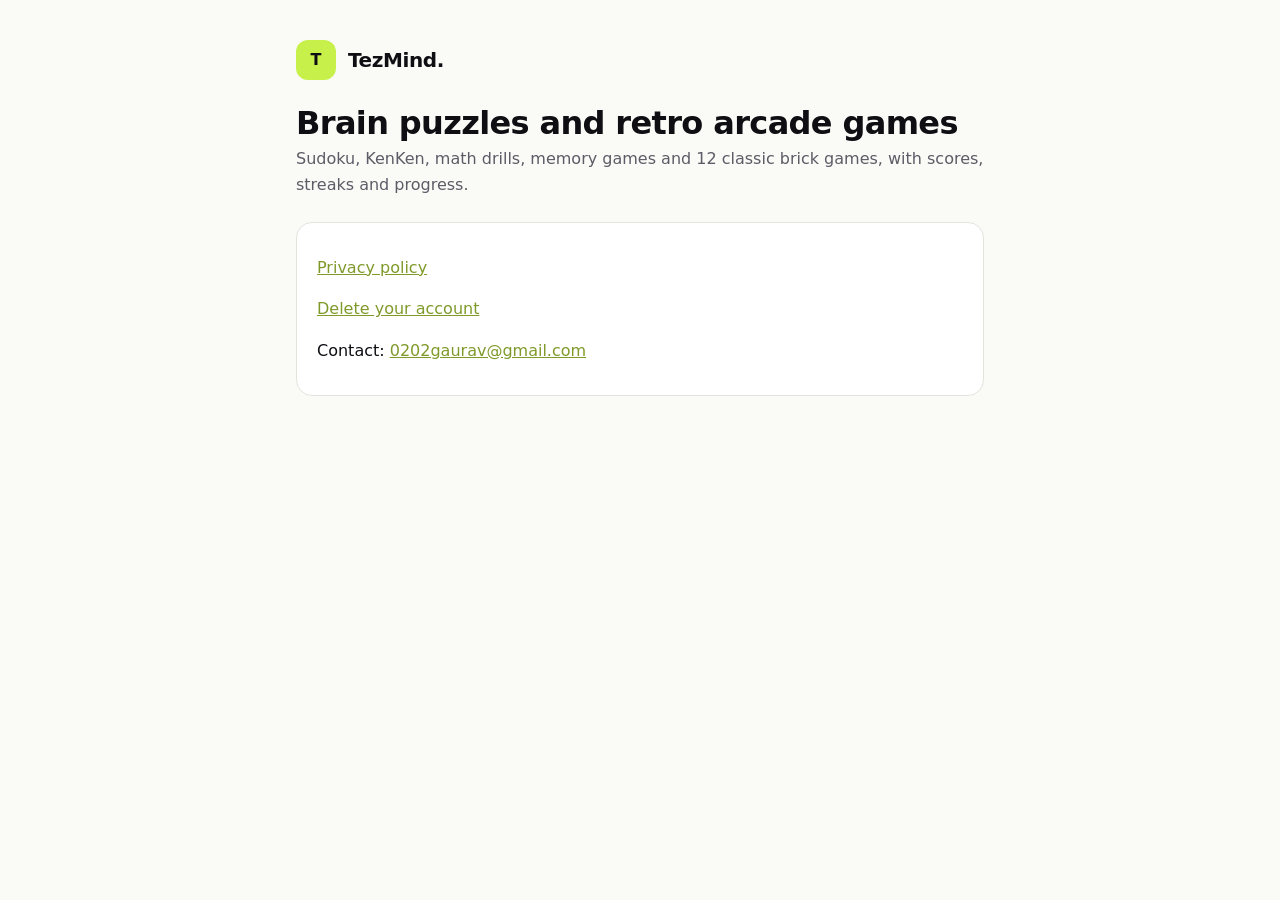
<file: index.html>
<!doctype html>
<html lang="en">
<head>
<meta charset="utf-8"><meta name="viewport" content="width=device-width, initial-scale=1">
<title>TezMind</title>
<link rel="stylesheet" href="tezmind/style.css">
</head>
<body><main>
<header><div class="mark">T</div><div class="brand">TezMind.</div></header>
<h1>Brain puzzles and retro arcade games</h1>
<p class="meta">Sudoku, KenKen, math drills, memory games and 12 classic brick games, with scores, streaks and progress.</p>
<div class="card">
  <p><a href="tezmind/privacy.html">Privacy policy</a></p>
  <p><a href="tezmind/delete-account.html">Delete your account</a></p>
  <p>Contact: <a href="mailto:0202gaurav@gmail.com">0202gaurav@gmail.com</a></p>
</div>
</main></body>
</html>
</file>
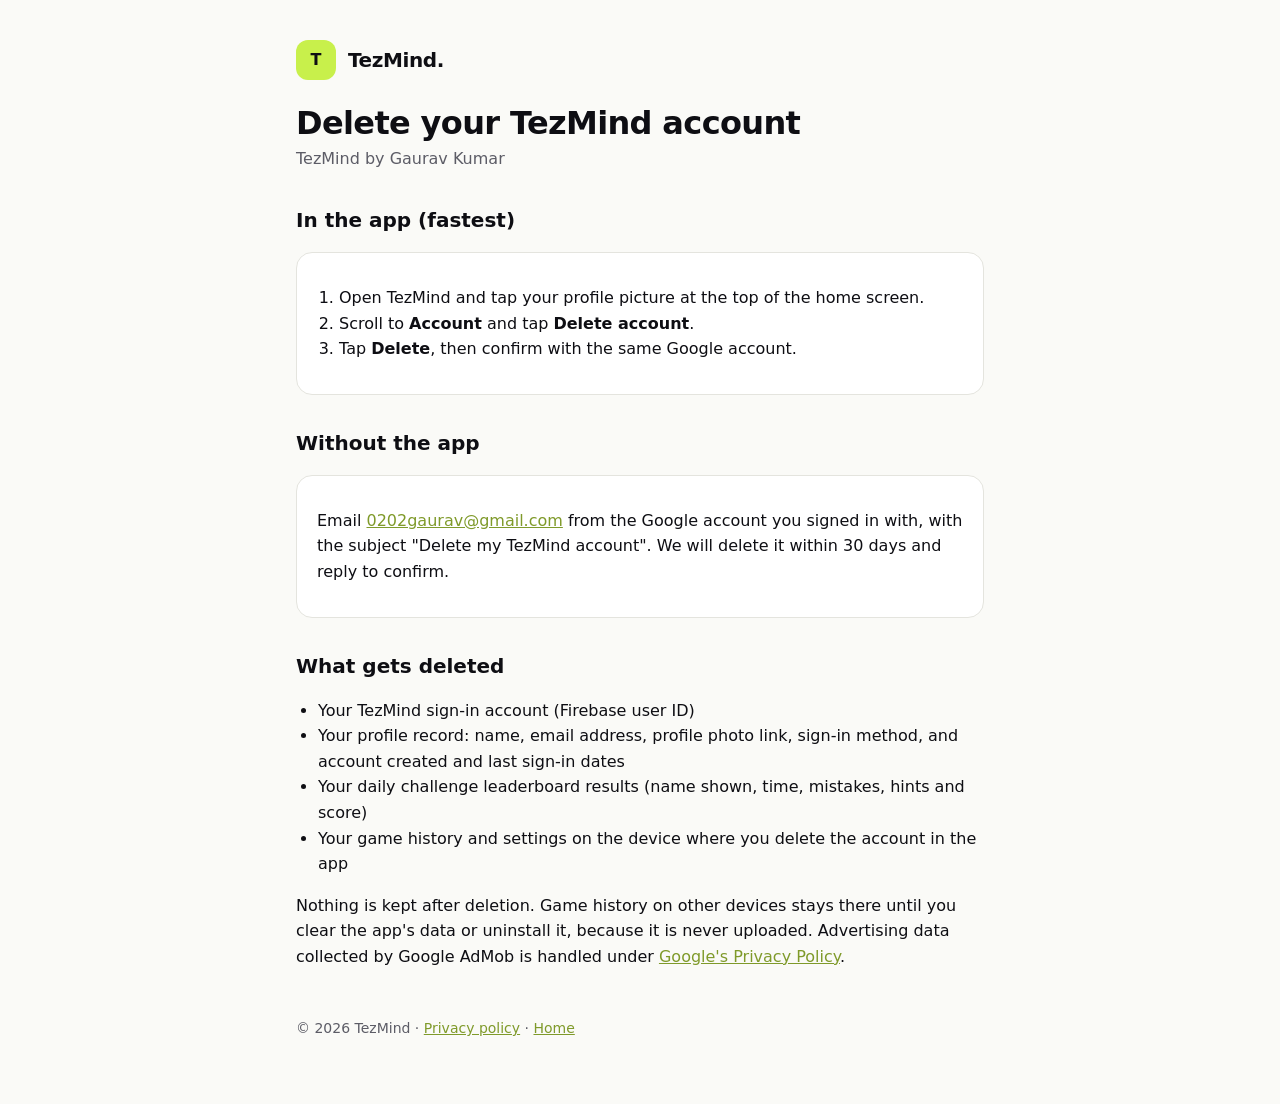
<file: tezmind/delete-account.html>
<!doctype html>
<html lang="en">
<head>
<meta charset="utf-8"><meta name="viewport" content="width=device-width, initial-scale=1">
<title>Delete TezMind Account</title>
<link rel="stylesheet" href="style.css">
</head>
<body><main>
<header><div class="mark">T</div><div class="brand">TezMind.</div></header>
<h1>Delete your TezMind account</h1>
<p class="meta">TezMind by Gaurav Kumar</p>

<h2>In the app (fastest)</h2>
<div class="card"><ol>
  <li>Open TezMind and tap your profile picture at the top of the home screen.</li>
  <li>Scroll to <strong>Account</strong> and tap <strong>Delete account</strong>.</li>
  <li>Tap <strong>Delete</strong>, then confirm with the same Google account.</li>
</ol></div>

<h2>Without the app</h2>
<div class="card">
  <p>Email <a href="mailto:0202gaurav@gmail.com?subject=Delete%20my%20TezMind%20account">0202gaurav@gmail.com</a>
  from the Google account you signed in with, with the subject "Delete my TezMind account".
  We will delete it within 30 days and reply to confirm.</p>
</div>

<h2>What gets deleted</h2>
<ul>
  <li>Your TezMind sign-in account (Firebase user ID)</li>
  <li>Your profile record: name, email address, profile photo link, sign-in method, and account created and last sign-in dates</li>
  <li>Your daily challenge leaderboard results (name shown, time, mistakes, hints and score)</li>
  <li>Your game history and settings on the device where you delete the account in the app</li>
</ul>
<p>Nothing is kept after deletion. Game history on other devices stays there until you clear the app's data or
uninstall it, because it is never uploaded. Advertising data collected by Google AdMob is handled under
<a href="https://policies.google.com/privacy">Google's Privacy Policy</a>.</p>

<footer>© 2026 TezMind · <a href="privacy.html">Privacy policy</a> · <a href="../index.html">Home</a></footer>
</main></body>
</html>
</file>
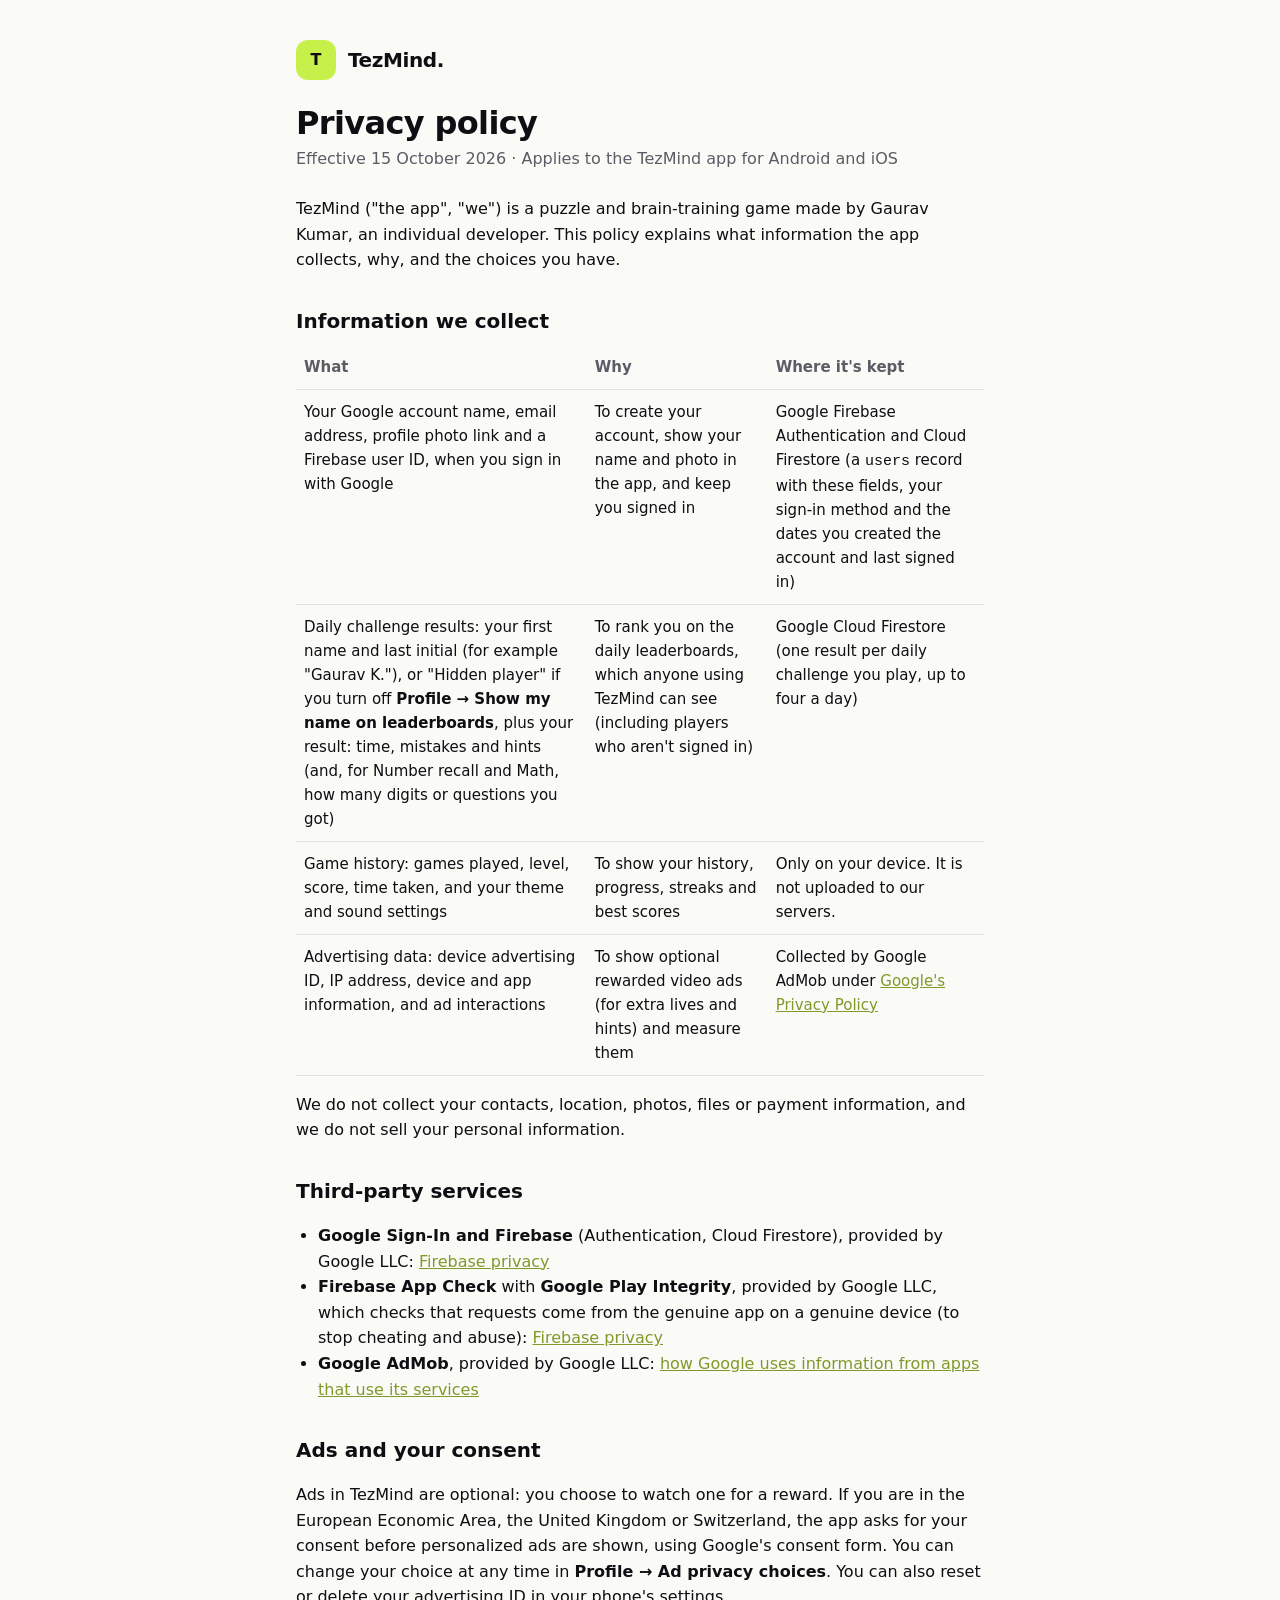
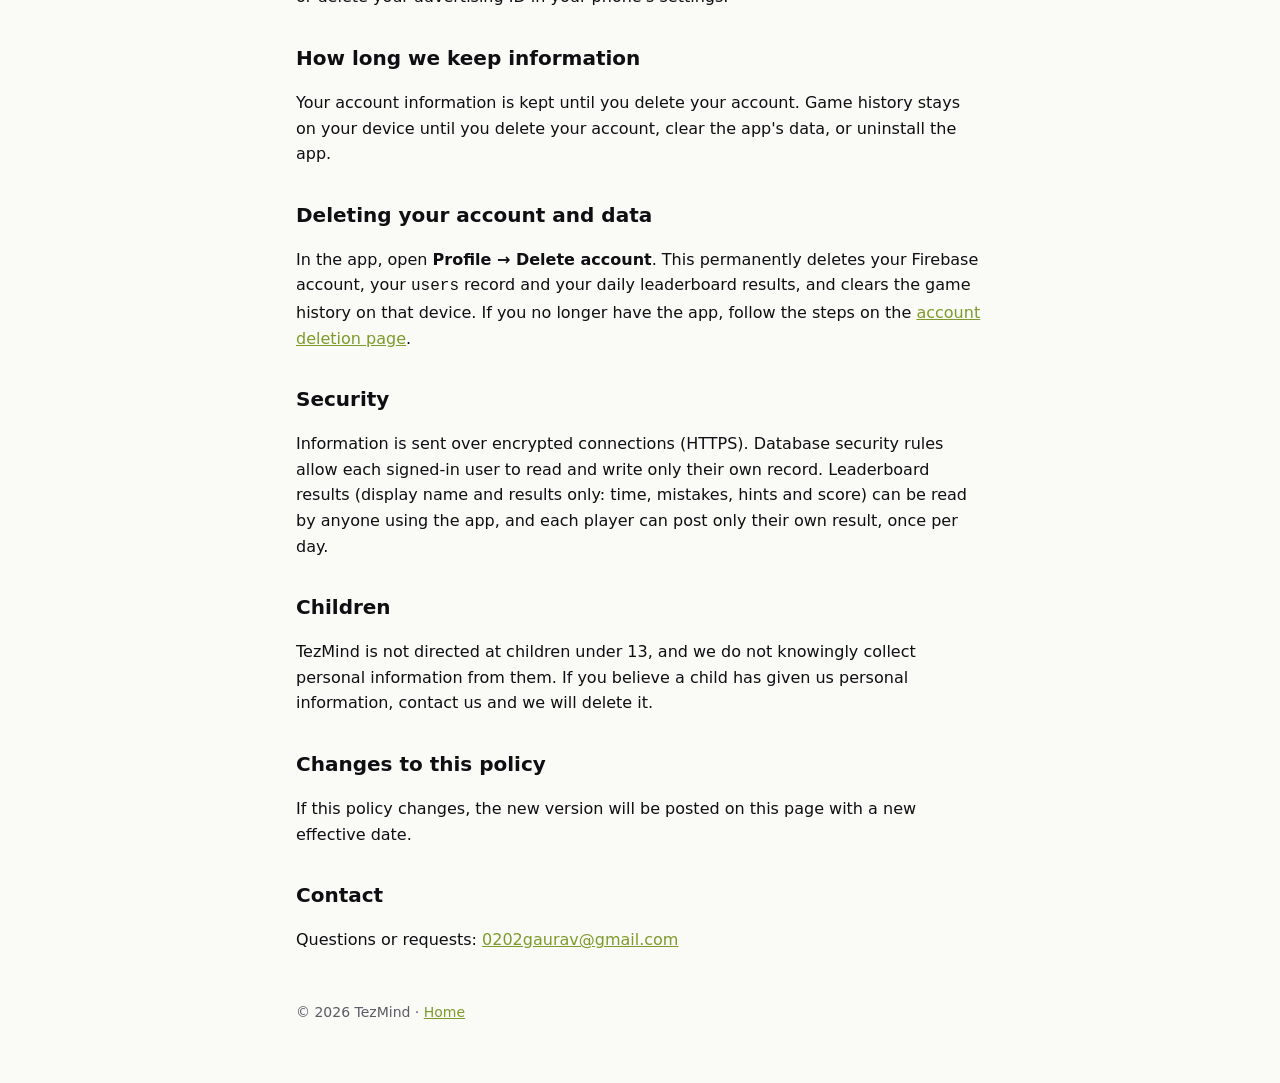
<file: tezmind/privacy.html>
<!doctype html>
<html lang="en">
<head>
<meta charset="utf-8"><meta name="viewport" content="width=device-width, initial-scale=1">
<title>TezMind Privacy Policy</title>
<link rel="stylesheet" href="style.css">
</head>
<body><main>
<header><div class="mark">T</div><div class="brand">TezMind.</div></header>
<h1>Privacy policy</h1>
<p class="meta">Effective 15 October 2026 · Applies to the TezMind app for Android and iOS</p>

<p>TezMind ("the app", "we") is a puzzle and brain-training game made by Gaurav Kumar, an individual developer.
This policy explains what information the app collects, why, and the choices you have.</p>

<h2>Information we collect</h2>
<table>
  <tr><th>What</th><th>Why</th><th>Where it's kept</th></tr>
  <tr><td>Your Google account name, email address, profile photo link and a Firebase user ID, when you sign in with Google</td>
      <td>To create your account, show your name and photo in the app, and keep you signed in</td>
      <td>Google Firebase Authentication and Cloud Firestore (a <code>users</code> record with these fields, your sign-in method and the dates you created the account and last signed in)</td></tr>
  <tr><td>Daily challenge results: your first name and last initial (for example "Gaurav K."), or "Hidden player" if you turn
      off <strong>Profile → Show my name on leaderboards</strong>, plus your result: time, mistakes and hints (and, for Number recall and Math, how many digits or questions you got)</td>
      <td>To rank you on the daily leaderboards, which anyone using TezMind can see (including players who aren't signed in)</td>
      <td>Google Cloud Firestore (one result per daily challenge you play, up to four a day)</td></tr>
  <tr><td>Game history: games played, level, score, time taken, and your theme and sound settings</td>
      <td>To show your history, progress, streaks and best scores</td>
      <td>Only on your device. It is not uploaded to our servers.</td></tr>
  <tr><td>Advertising data: device advertising ID, IP address, device and app information, and ad interactions</td>
      <td>To show optional rewarded video ads (for extra lives and hints) and measure them</td>
      <td>Collected by Google AdMob under <a href="https://policies.google.com/privacy">Google's Privacy Policy</a></td></tr>
</table>
<p>We do not collect your contacts, location, photos, files or payment information, and we do not sell your personal information.</p>

<h2>Third-party services</h2>
<ul>
  <li><strong>Google Sign-In and Firebase</strong> (Authentication, Cloud Firestore), provided by Google LLC: <a href="https://firebase.google.com/support/privacy">Firebase privacy</a></li>
  <li><strong>Firebase App Check</strong> with <strong>Google Play Integrity</strong>, provided by Google LLC, which checks that requests come from the genuine app on a genuine device (to stop cheating and abuse): <a href="https://firebase.google.com/support/privacy">Firebase privacy</a></li>
  <li><strong>Google AdMob</strong>, provided by Google LLC: <a href="https://policies.google.com/technologies/ads">how Google uses information from apps that use its services</a></li>
</ul>

<h2>Ads and your consent</h2>
<p>Ads in TezMind are optional: you choose to watch one for a reward. If you are in the European Economic Area,
the United Kingdom or Switzerland, the app asks for your consent before personalized ads are shown, using Google's
consent form. You can change your choice at any time in <strong>Profile → Ad privacy choices</strong>.
You can also reset or delete your advertising ID in your phone's settings.</p>

<h2>How long we keep information</h2>
<p>Your account information is kept until you delete your account. Game history stays on your device until you
delete your account, clear the app's data, or uninstall the app.</p>

<h2>Deleting your account and data</h2>
<p>In the app, open <strong>Profile → Delete account</strong>. This permanently deletes your Firebase account,
your <code>users</code> record and your daily leaderboard results, and clears the game history on that device. If you no longer have the app,
follow the steps on the <a href="delete-account.html">account deletion page</a>.</p>

<h2>Security</h2>
<p>Information is sent over encrypted connections (HTTPS). Database security rules allow each signed-in user to
read and write only their own record. Leaderboard results (display name and results only: time, mistakes, hints and score) can be read by anyone using the app, and each player can
post only their own result, once per day.</p>

<h2>Children</h2>
<p>TezMind is not directed at children under 13, and we do not knowingly collect personal information from them.
If you believe a child has given us personal information, contact us and we will delete it.</p>

<h2>Changes to this policy</h2>
<p>If this policy changes, the new version will be posted on this page with a new effective date.</p>

<h2>Contact</h2>
<p>Questions or requests: <a href="mailto:0202gaurav@gmail.com">0202gaurav@gmail.com</a></p>

<footer>© 2026 TezMind · <a href="../index.html">Home</a></footer>
</main></body>
</html>
</file>
<file: tezmind/style.css>
:root { --bg: #FAFAF7; --fg: #0E0E13; --muted: #5C5C66; --card: #FFFFFF; --line: #E4E4DE; --accent: #7F9A2A; }
@media (prefers-color-scheme: dark) {
  :root { --bg: #0E0E13; --fg: #F2F2EE; --muted: #A3A3AD; --card: #17171E; --line: #2A2A33; --accent: #C8F04B; }
}
* { box-sizing: border-box; }
body { margin: 0; background: var(--bg); color: var(--fg); font: 16px/1.6 system-ui, -apple-system, "Segoe UI", Roboto, sans-serif; }
main { max-width: 720px; margin: 0 auto; padding: 40px 16px 64px; }
header { display: flex; align-items: center; gap: 12px; margin-bottom: 8px; }
.mark { width: 40px; height: 40px; border-radius: 12px; background: #C8F04B; color: #0E0E13; display: grid; place-items: center; font-weight: 800; }
.brand { font-weight: 800; font-size: 20px; letter-spacing: -0.02em; }
h1 { font-size: 32px; line-height: 1.2; letter-spacing: -0.02em; margin: 24px 0 4px; }
h2 { font-size: 20px; margin: 32px 0 8px; }
.meta { color: var(--muted); margin: 0 0 24px; }
a { color: var(--accent); }
.card { background: var(--card); border: 1px solid var(--line); border-radius: 16px; padding: 16px 20px; margin: 16px 0; }
table { width: 100%; border-collapse: collapse; font-size: 15px; }
th, td { text-align: left; vertical-align: top; padding: 10px 8px; border-bottom: 1px solid var(--line); }
th { color: var(--muted); font-weight: 600; }
ol, ul { padding-left: 22px; }
footer { margin-top: 48px; color: var(--muted); font-size: 14px; }
</file>
